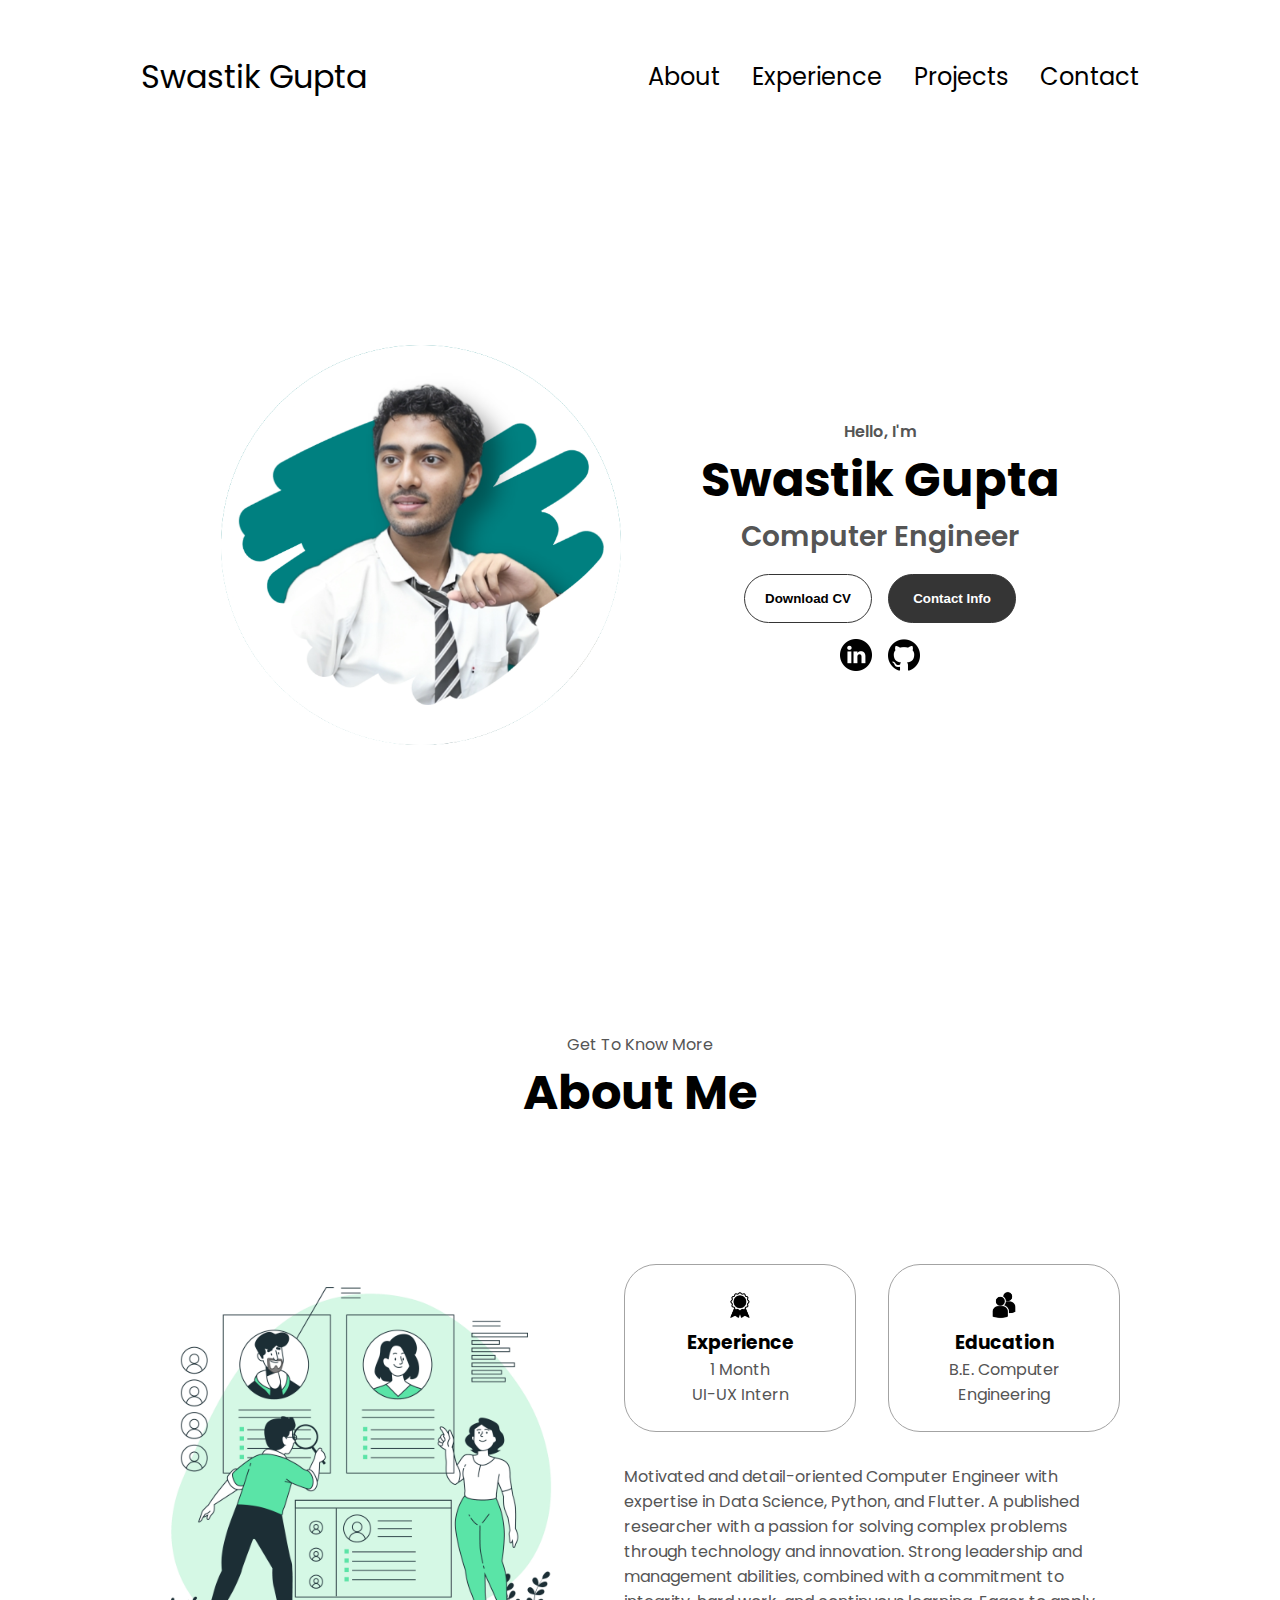
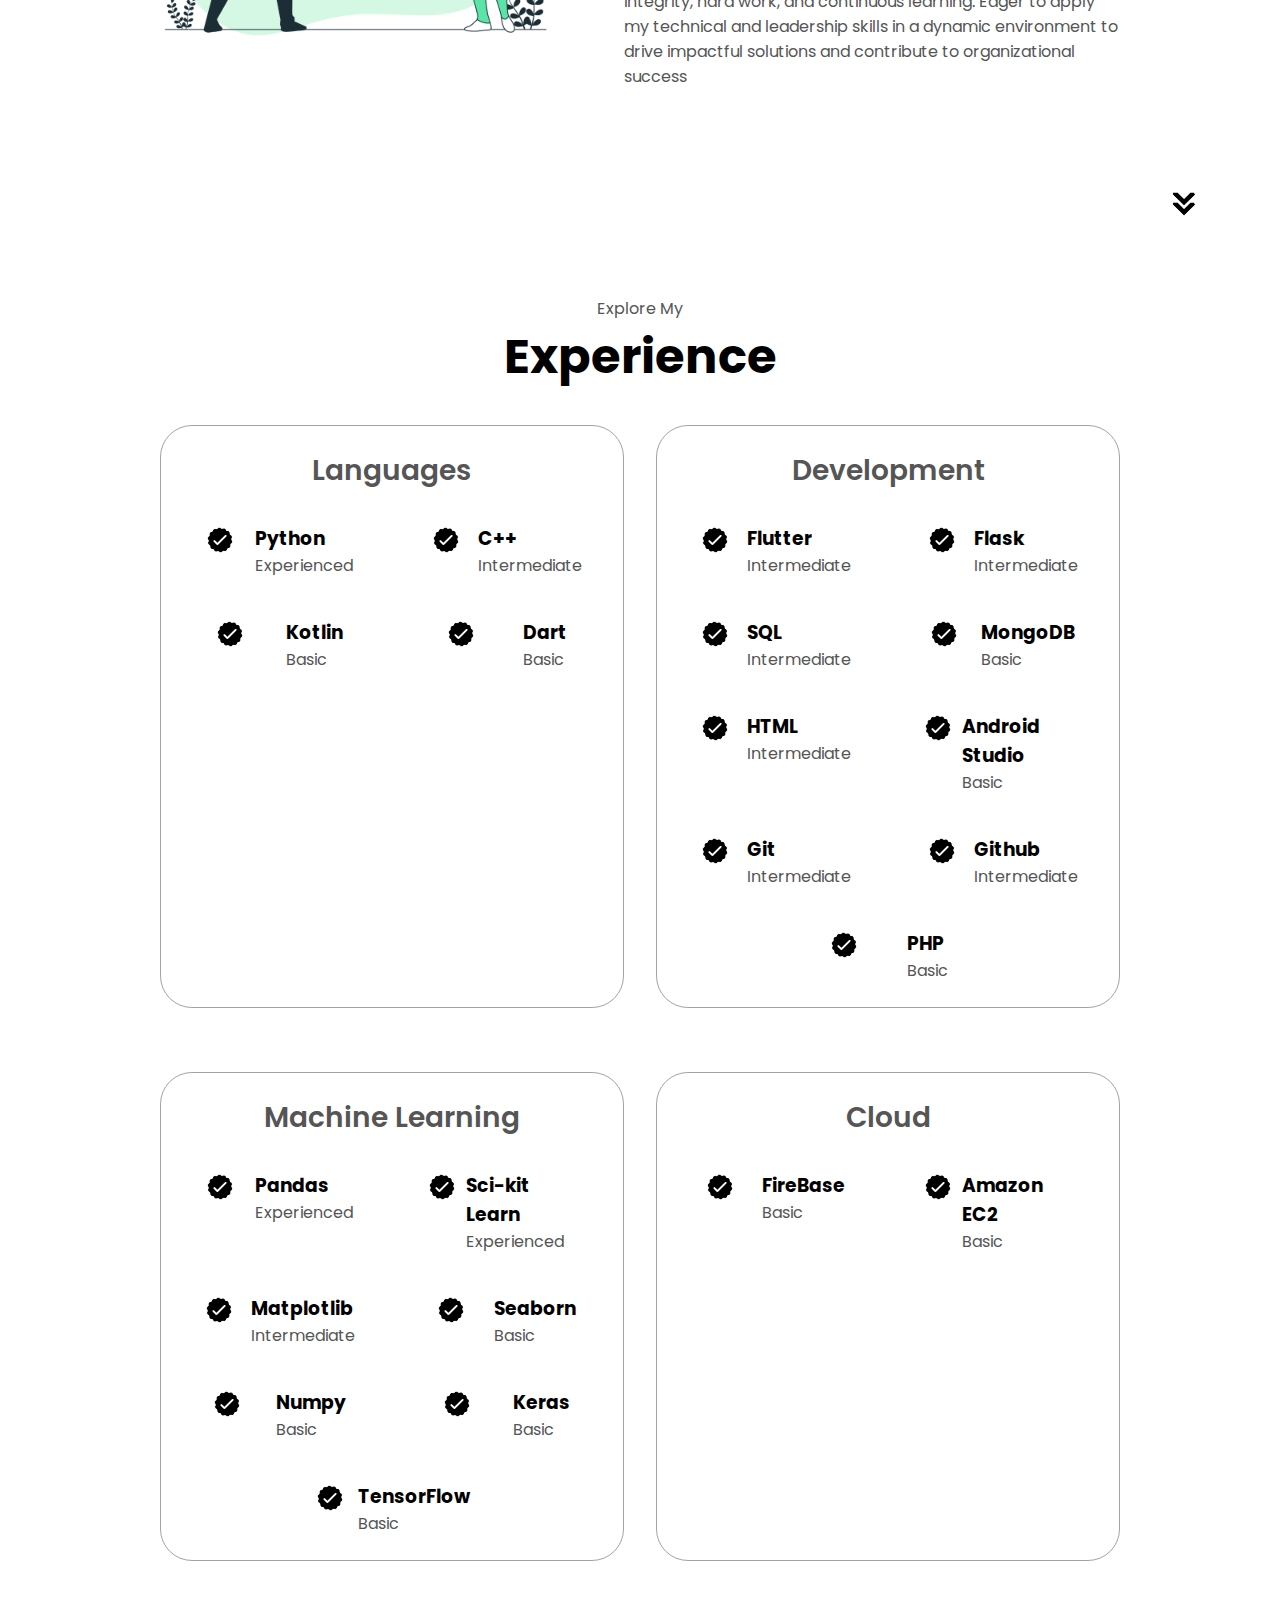
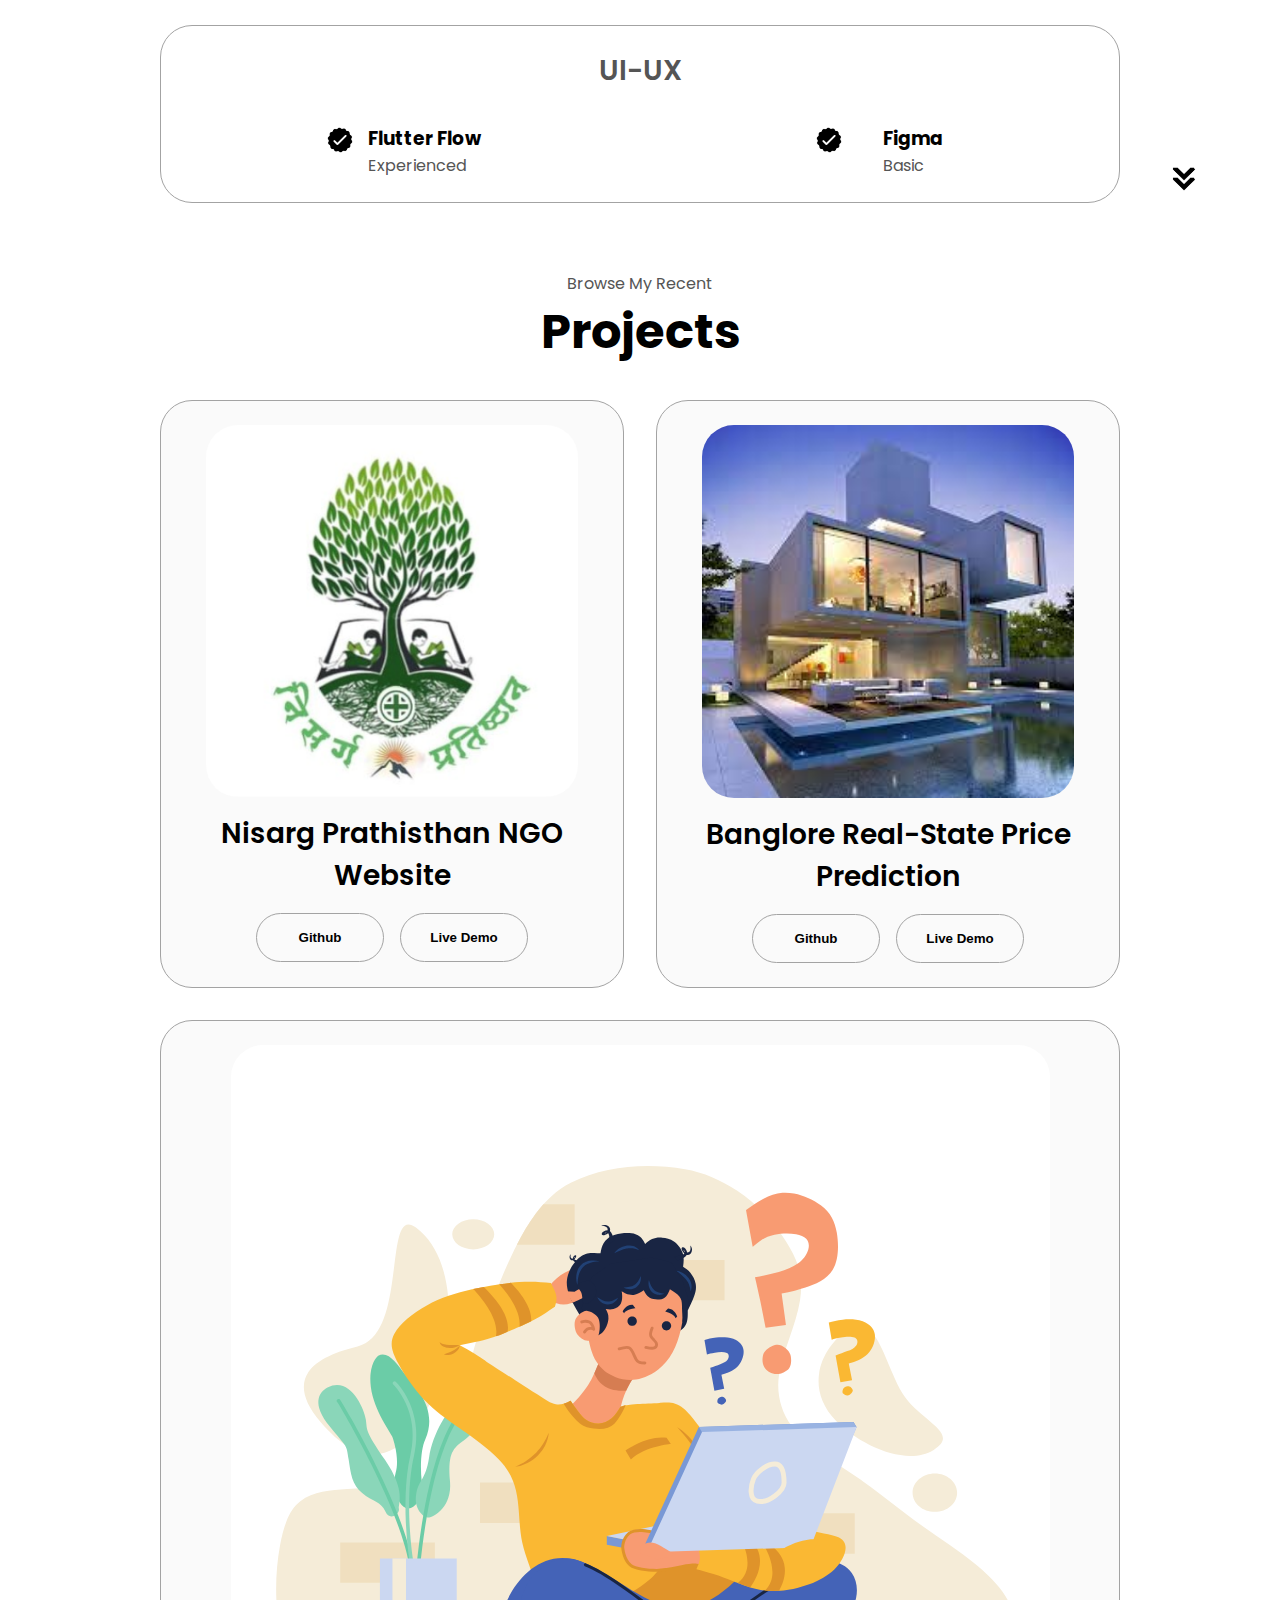
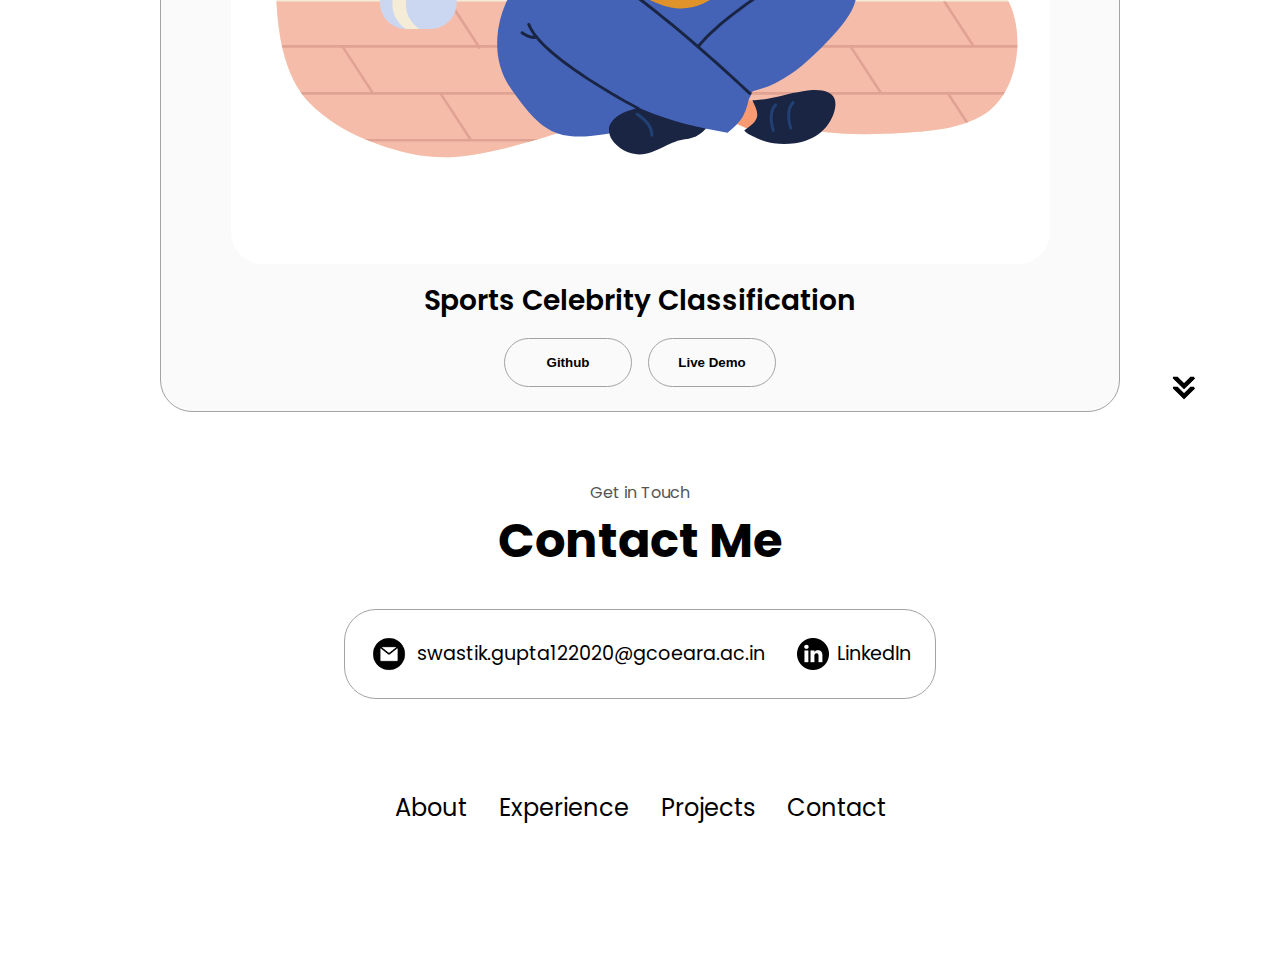
<file: index.html>
<!DOCTYPE html>
<html lang="en">
  <head>
    <meta charset="UTF-8" />
    <meta http-equiv="X-UA-Compatible" content="IE=edge" />
    <meta name="viewport" content="width=device-width, initial-scale=1.0" />
    <title>My Portfolio</title>
    <link rel="stylesheet" href="style.css" />
    <link rel="stylesheet" href="mediaqueries.css" />
  </head>
  <body>
    <nav id="desktop-nav">
      <div class="logo">Swastik Gupta</div>
      <div>
        <ul class="nav-links">
          <li><a href="#about">About</a></li>
          <li><a href="#experience">Experience</a></li>
          <li><a href="#projects">Projects</a></li>
          <li><a href="#contact">Contact</a></li>
        </ul>
      </div>
    </nav>
    <nav id="hamburger-nav">
      <div class="logo">Swastik Gupta</div>
      <div class="hamburger-menu">
        <div class="hamburger-icon" onclick="toggleMenu()">
          <span></span>
          <span></span>
          <span></span>
        </div>
        <div class="menu-links">
          <li><a href="#about" onclick="toggleMenu()">About</a></li>
          <li><a href="#experience" onclick="toggleMenu()">Experience</a></li>
          <li><a href="#projects" onclick="toggleMenu()">Projects</a></li>
          <li><a href="#contact" onclick="toggleMenu()">Contact</a></li>
        </div>
      </div>
    </nav>
    <section id="profile">
      <div class="section__pic-container">
        <img src="./assets/profile-pic (3).png" alt="Swastik Gupta profile picture" />
      </div>
      <div class="section__text">
        <p class="section__text__p1">Hello, I'm</p>
        <h1 class="title">Swastik Gupta</h1>
        <p class="section__text__p2">Computer Engineer</p>
        <div class="btn-container">
          <button
            class="btn btn-color-2"
            onclick="window.open('./assets/Swastik Gupta 3.pdf')"
          >
            Download CV
          </button>
          <button class="btn btn-color-1" onclick="location.href='./#contact'">
            Contact Info
          </button>
        </div>
        <div id="socials-container">
          <img
            src="./assets/linkedin.png"
            alt="My LinkedIn profile"
            class="icon"
            onclick="location.href='https://www.linkedin.com/in/swastik-gupta-336676231/'"
          />
          <img
            src="./assets/github.png"
            alt="My Github profile"
            class="icon"
            onclick="location.href='https://github.com/Confidant-21'"
          />
        </div>
      </div>
    </section>
    <section id="about">
      <p class="section__text__p1">Get To Know More</p>
      <h1 class="title">About Me</h1>
      <div class="section-container">
        <div class="section__pic-container">
          <img
            src="./assets/6461498.jpg"
            alt="Profile picture"
            class="about-pic"
          />
        </div>
        <div class="about-details-container">
          <div class="about-containers">
            <div class="details-container">
              <img
                src="./assets/experience.png"
                alt="Experience icon"
                class="icon"
              />
              <h3>Experience</h3>
              <p>1 Month <br />UI-UX Intern </p>
            </div>
            <div class="details-container">
              <img
                src="./assets/education.png"
                alt="Education icon"
                class="icon"
              />
              <h3>Education</h3>
              <p>B.E. Computer Engineering</p>
            </div>
          </div>
          <div class="text-container">
            <p>
              Motivated and detail-oriented Computer Engineer with expertise in Data Science, 
              Python, and Flutter. A published researcher with a passion for solving complex 
              problems through technology and innovation. Strong leadership and management abilities, 
              combined with a commitment to integrity, hard work, and continuous learning. Eager to 
              apply my technical and leadership skills in a dynamic environment to drive impactful 
              solutions and contribute to organizational success
            </p>
          </div>
        </div>
      </div>
      <img
        src="./assets/arrow.png"
        alt="Arrow icon"
        class="icon arrow"
        onclick="location.href='./#experience'"
      />
    </section>
    <section id="experience">
      <p class="section__text__p1">Explore My</p>
      <h1 class="title">Experience</h1>
      <div class="experience-details-container">
        <!-- 1st row -->
        <div class="about-containers">
          <!-- languages Section -->
          <div class="details-container">
            <h2 class="experience-sub-title">Languages</h2>
            <div class="article-container">
              <article>
                <img
                  src="./assets/checkmark.png"
                  alt="Experience icon"
                  class="icon"
                />
                <div>
                  <h3>Python</h3>
                  <p>Experienced</p>
                </div>
              </article>
              <article>
                <img
                  src="./assets/checkmark.png"
                  alt="Experience icon"
                  class="icon"
                />
                <div>
                  <h3>C++</h3>
                  <p>Intermediate</p>
                </div>
              </article>
              <article>
                <img
                  src="./assets/checkmark.png"
                  alt="Experience icon"
                  class="icon"
                />
                <div>
                  <h3>Kotlin</h3>
                  <p>Basic</p>
                </div>
              </article>
              <article>
                <img
                  src="./assets/checkmark.png"
                  alt="Experience icon"
                  class="icon"
                />
                <div>
                  <h3>Dart</h3>
                  <p>Basic</p>
                </div>
              </article>
              
              
            </div>
          </div>
          
          <div class="details-container">
            <h2 class="experience-sub-title">Development</h2>
            <div class="article-container">
              <article>
                <img
                  src="./assets/checkmark.png"
                  alt="Experience icon"
                  class="icon"
                />
                <div>
                  <h3>Flutter</h3>
                  <p>Intermediate</p>
                </div>
              </article>
              <article>
                <img
                  src="./assets/checkmark.png"
                  alt="Experience icon"
                  class="icon"
                />
                <div>
                  <h3>Flask</h3>
                  <p>Intermediate</p>
                </div>
              </article>
              <article>
                <img
                  src="./assets/checkmark.png"
                  alt="Experience icon"
                  class="icon"
                />
                <div>
                  <h3>SQL</h3>
                  <p>Intermediate</p>
                </div>
              </article>
              <article>
                <img
                  src="./assets/checkmark.png"
                  alt="Experience icon"
                  class="icon"
                />
                <div>
                  <h3>MongoDB</h3>
                  <p>Basic</p>
                </div>
              </article>
              <article>
                <img
                  src="./assets/checkmark.png"
                  alt="Experience icon"
                  class="icon"
                />
                <div>
                  <h3>HTML</h3>
                  <p>Intermediate</p>
                </div>
              </article>
              
              <article>
                <img
                  src="./assets/checkmark.png"
                  alt="Experience icon"
                  class="icon"
                />
                <div>
                  <h3>Android Studio</h3>
                  <p>Basic</p>
                </div>
              </article>
              <article>
                <img
                  src="./assets/checkmark.png"
                  alt="Experience icon"
                  class="icon"
                />
                <div>
                  <h3>Git</h3>
                  <p>Intermediate</p>
                </div>
              </article>
              <article>
                <img
                  src="./assets/checkmark.png"
                  alt="Experience icon"
                  class="icon"
                />
                <div>
                  <h3>Github</h3>
                  <p>Intermediate</p>
                </div>
              </article>
              <article>
                <img
                  src="./assets/checkmark.png"
                  alt="Experience icon"
                  class="icon"
                />
                <div>
                  <h3>PHP</h3>
                  <p>Basic</p>
                </div>
              </article>
            </div>
          </div>
        </div>
        <div class="about-containers">
          <div class="details-container">
            <h2 class="experience-sub-title">Machine Learning</h2>
            <div class="article-container">
              <article>
                <img
                  src="./assets/checkmark.png"
                  alt="Experience icon"
                  class="icon"
                />
                <div>
                  <h3>Pandas</h3>
                  <p>Experienced</p>
                </div>
              </article>
              <article>
                <img
                  src="./assets/checkmark.png"
                  alt="Experience icon"
                  class="icon"
                />
                <div>
                  <h3>Sci-kit Learn</h3>
                  <p>Experienced</p>
                </div>
              </article>
              <article>
                <img
                  src="./assets/checkmark.png"
                  alt="Experience icon"
                  class="icon"
                />
                <div>
                  <h3>Matplotlib</h3>
                  <p>Intermediate</p>
                </div>
              </article>
              <article>
                <img
                  src="./assets/checkmark.png"
                  alt="Experience icon"
                  class="icon"
                />
                <div>
                  <h3>Seaborn</h3>
                  <p>Basic</p>
                </div>
              </article>
              <article>
                <img
                  src="./assets/checkmark.png"
                  alt="Experience icon"
                  class="icon"
                />
                <div>
                  <h3>Numpy</h3>
                  <p>Basic</p>
                </div>
              </article>
              <article>
                <img
                  src="./assets/checkmark.png"
                  alt="Experience icon"
                  class="icon"
                />
                <div>
                  <h3>Keras</h3>
                  <p>Basic</p>
                </div>
              </article>
              <article>
                <img
                  src="./assets/checkmark.png"
                  alt="Experience icon"
                  class="icon"
                />
                <div>
                  <h3>TensorFlow</h3>
                  <p>Basic</p>
                </div>
              </article>
            </div>
          </div>
          
          <div class="details-container">
            <h2 class="experience-sub-title">Cloud</h2>
            <div class="article-container">
              <article>
                <img
                  src="./assets/checkmark.png"
                  alt="Experience icon"
                  class="icon"
                />
                <div>
                  <h3>FireBase</h3>
                  <p>Basic</p>
                </div>
              </article>
              <article>
                <img
                  src="./assets/checkmark.png"
                  alt="Experience icon"
                  class="icon"
                />
                <div>
                  <h3>Amazon EC2</h3>
                  <p>Basic</p>
                </div>
              </article>
              
            </div>
          </div>
        </div>
        <div class="about-containers">
          
          
          <div class="details-container">
            <h2 class="experience-sub-title">UI-UX</h2>
            <div class="article-container">
              <article>
                <img
                  src="./assets/checkmark.png"
                  alt="Experience icon"
                  class="icon"
                />
                <div>
                  <h3>Flutter Flow</h3>
                  <p>Experienced</p>
                </div>
              </article>
              <article>
                <img
                  src="./assets/checkmark.png"
                  alt="Experience icon"
                  class="icon"
                />
                <div>
                  <h3>Figma</h3>
                  <p>Basic</p>
                </div>
              </article>
              
            </div>
          </div>
        </div>
      </div>
      <img
        src="./assets/arrow.png"
        alt="Arrow icon"
        class="icon arrow"
        onclick="location.href='./#projects'"
      />
    </section>
    <section id="projects">
      <p class="section__text__p1">Browse My Recent</p>
      <h1 class="title">Projects</h1>
      <div class="experience-details-container">
        <div class="about-containers">
          <div class="details-container color-container">
            <div class="article-container">
              <img
                src="./assets/logo.png"
                alt="Project 1"
                class="project-img"
              />
            </div>
            <h2 class="experience-sub-title project-title">Nisarg Prathisthan NGO Website</h2>
            <div class="btn-container">
              <button
                class="btn btn-color-2 project-btn"
                onclick="location.href='https://github.com/Confidant-21/Nisarg_Pratishthan_Web_Application/tree/master'"
              >
                Github
              </button>
              <button
                class="btn btn-color-2 project-btn"
                onclick="location.href='https://legendary-cat-99a6c9.netlify.app/'"
              >
                Live Demo
              </button>
            </div>
          </div>
          <div class="details-container color-container">
            <div class="article-container">
              <img
                src="./assets/real_estate.jpeg"
                alt="Project 2"
                class="project-img"
              />
            </div>
            <h2 class="experience-sub-title project-title">Banglore Real-State Price Prediction</h2>
            <div class="btn-container">
              <button
                class="btn btn-color-2 project-btn"
                onclick="location.href='https://github.com/Confidant-21/Bangalore-Real-State-Price-Prediction'"
              >
                Github
              </button>
              <button
                class="btn btn-color-2 project-btn"
                onclick="location.href='./Projects/Banglore Real-State Price Prediction/client/app.html'"
              >
                Live Demo
              </button>
            </div>
          </div>
          <div class="details-container color-container">
            <div class="article-container">
              <img
                src="./assets/classification.svg"
                alt="Project 3"
                class="project-img"
              />
            </div>
            <h2 class="experience-sub-title project-title">Sports Celebrity Classification</h2>
            <div class="btn-container">
              <button
                class="btn btn-color-2 project-btn"
                onclick="location.href='https://github.com/Confidant-21/Sports-Celebrity-Classification.git'"
              >
                Github
              </button>
              <button
                class="btn btn-color-2 project-btn"
                onclick="location.href='./Projects/Celebrity Image Classification/UI/app.html'"
              >
                Live Demo
              </button>
            </div>
          </div>
        </div>
      </div>
      <img
        src="./assets/arrow.png"
        alt="Arrow icon"
        class="icon arrow"
        onclick="location.href='./#contact'"
      />
    </section>
    <section id="contact">
      <p class="section__text__p1">Get in Touch</p>
      <h1 class="title">Contact Me</h1>
      <div class="contact-info-upper-container">
        <div class="contact-info-container">
          <img
            src="./assets/email.png"
            alt="Email icon"
            class="icon contact-icon email-icon"
          />
          <p><a href="mailto:swastik.gupta122020@gcoeara.ac.in">swastik.gupta122020@gcoeara.ac.in</a></p>
        </div>
        <div class="contact-info-container">
          <img
            src="./assets/linkedin.png"
            alt="LinkedIn icon"
            class="icon contact-icon"
          />
          <p><a href="https://www.linkedin.com/in/swastik-gupta-336676231/">LinkedIn</a></p>
        </div>
      </div>
    </section>
    <footer>
      <nav>
        <div class="nav-links-container">
          <ul class="nav-links">
            <li><a href="#about">About</a></li>
            <li><a href="#experience">Experience</a></li>
            <li><a href="#projects">Projects</a></li>
            <li><a href="#contact">Contact</a></li>
          </ul>
        </div>
      </nav>
      
    </footer>
    <script src="script.js"></script>
  </body>
</html>
</file>
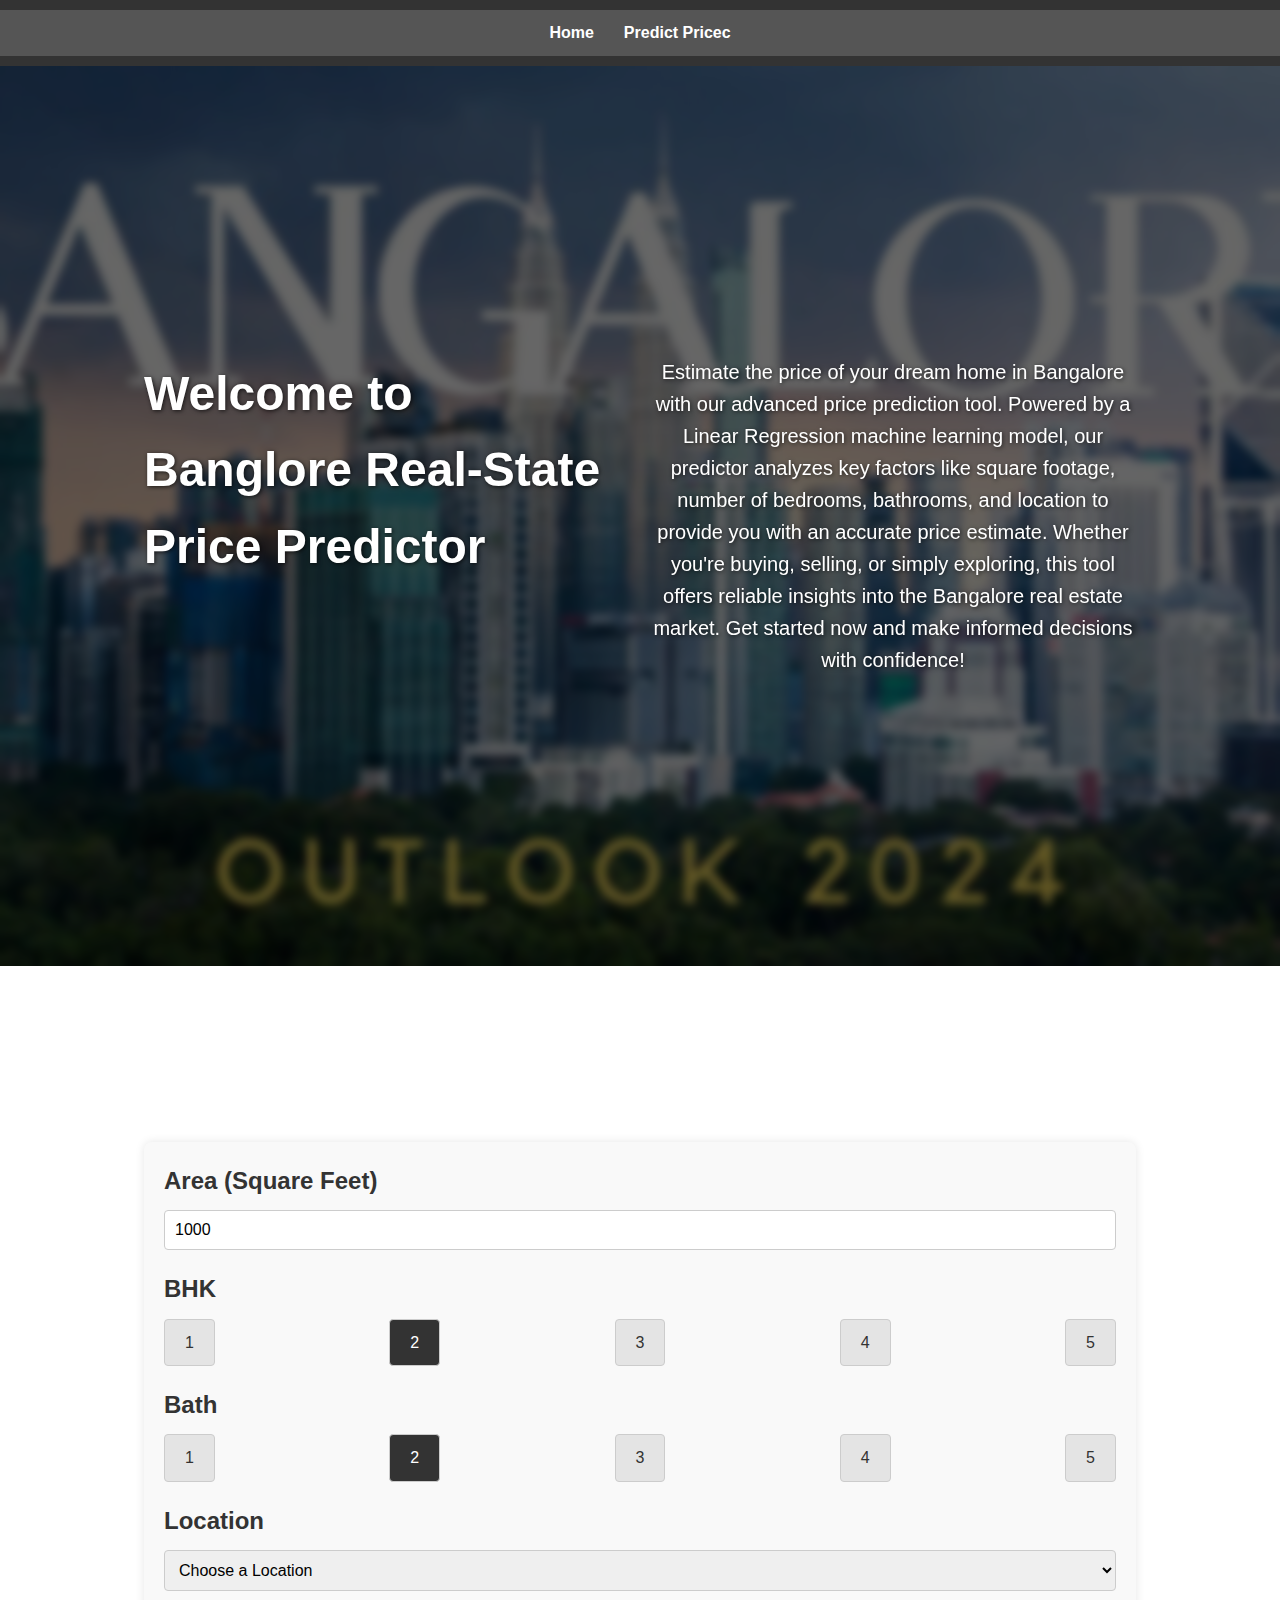
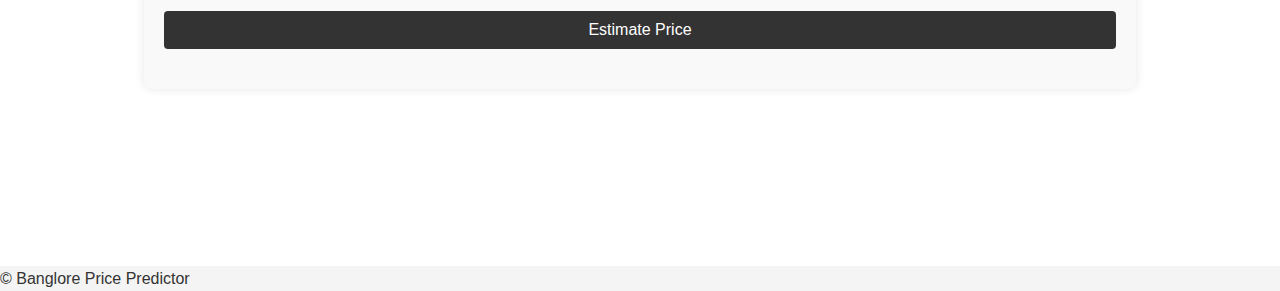
<file: Projects/Banglore Real-State Price Prediction/client/app.html>
<!DOCTYPE html>
<html lang="en">
<head>
    <meta charset="UTF-8">
    <meta name="viewport" content="width=device-width, initial-scale=1.0">
    <title>Banglore Real-State Price Predictor</title>
    <script src="https://ajax.googleapis.com/ajax/libs/jquery/3.4.1/jquery.min.js"></script>
    <link rel="stylesheet" href="app.css">
    <script src="app.js"></script>
    <script src="app2.js"></script>
</head>
<body>
    <header>

        <nav>
            <ul>
                <li><a href="#home" onclick="showSection('home')">Home</a></li>
                <li><a href="#about" onclick="showSection('about')">Predict Pricec</a></li>
            </ul>
        </nav>
    </header>

    <main>
        <!-- Home Section -->
        <section id="home" class="content-section home-section active">
            <div class="home-content">
                <div class="home-heading">
                    <h2>Welcome to Banglore Real-State Price Predictor</h2>
                </div>
                <div class="home-description">
                    <p>Estimate the price of your dream home in Bangalore with our advanced price prediction tool. Powered by a Linear Regression machine learning model, our predictor analyzes key factors like square footage, number of bedrooms, bathrooms, and location to provide you with an accurate price estimate. Whether you're buying, selling, or simply exploring, this tool offers reliable insights into the Bangalore real estate market. Get started now and make informed decisions with confidence!</p>
                </div>
            </div>
        </section>

        <!-- About Section (Form) -->
        <section id="about" class="content-section about-section">
            <div class="form-container">
                <form class="form">
                    <h2>Area (Square Feet)</h2>
                    <input class="area" type="text" id="uiSqft" name="Squareft" value="1000">

                    <h2>BHK</h2>
                    <div class="switch-field">
                        <input type="radio" id="radio-bhk-1" name="uiBHK" value="1"/>
                        <label for="radio-bhk-1">1</label>
                        <input type="radio" id="radio-bhk-2" name="uiBHK" value="2" checked/>
                        <label for="radio-bhk-2">2</label>
                        <input type="radio" id="radio-bhk-3" name="uiBHK" value="3"/>
                        <label for="radio-bhk-3">3</label>
                        <input type="radio" id="radio-bhk-4" name="uiBHK" value="4"/>
                        <label for="radio-bhk-4">4</label>
                        <input type="radio" id="radio-bhk-5" name="uiBHK" value="5"/>
                        <label for="radio-bhk-5">5</label>
                    </div>

                    <h2>Bath</h2>
                    <div class="switch-field">
                        <input type="radio" id="radio-bath-1" name="uiBathrooms" value="1"/>
                        <label for="radio-bath-1">1</label>
                        <input type="radio" id="radio-bath-2" name="uiBathrooms" value="2" checked/>
                        <label for="radio-bath-2">2</label>
                        <input type="radio" id="radio-bath-3" name="uiBathrooms" value="3"/>
                        <label for="radio-bath-3">3</label>
                        <input type="radio" id="radio-bath-4" name="uiBathrooms" value="4"/>
                        <label for="radio-bath-4">4</label>
                        <input type="radio" id="radio-bath-5" name="uiBathrooms" value="5"/>
                        <label for="radio-bath-5">5</label>
                    </div>

                    <h2>Location</h2>
                    <div>
                        <select class="location" id="uiLocations">
                            <option value="" disabled="disabled" selected="selected">Choose a Location</option>
                            <option>Electronic City</option>
                            <option>Rajaji Nagar</option>
                        </select>
                    </div>

                    <button class="submit" onclick="onClickedEstimatePrice()" type="button">Estimate Price</button>
                    <div id="uiEstimatedPrice" class="result">
                        <h2></h2>
                    </div>
                </form>
            </div>
        </section>
    </main>

    <footer>
        <p>&copy; Banglore Price Predictor</p>
    </footer>


</body>
</html>
</file>
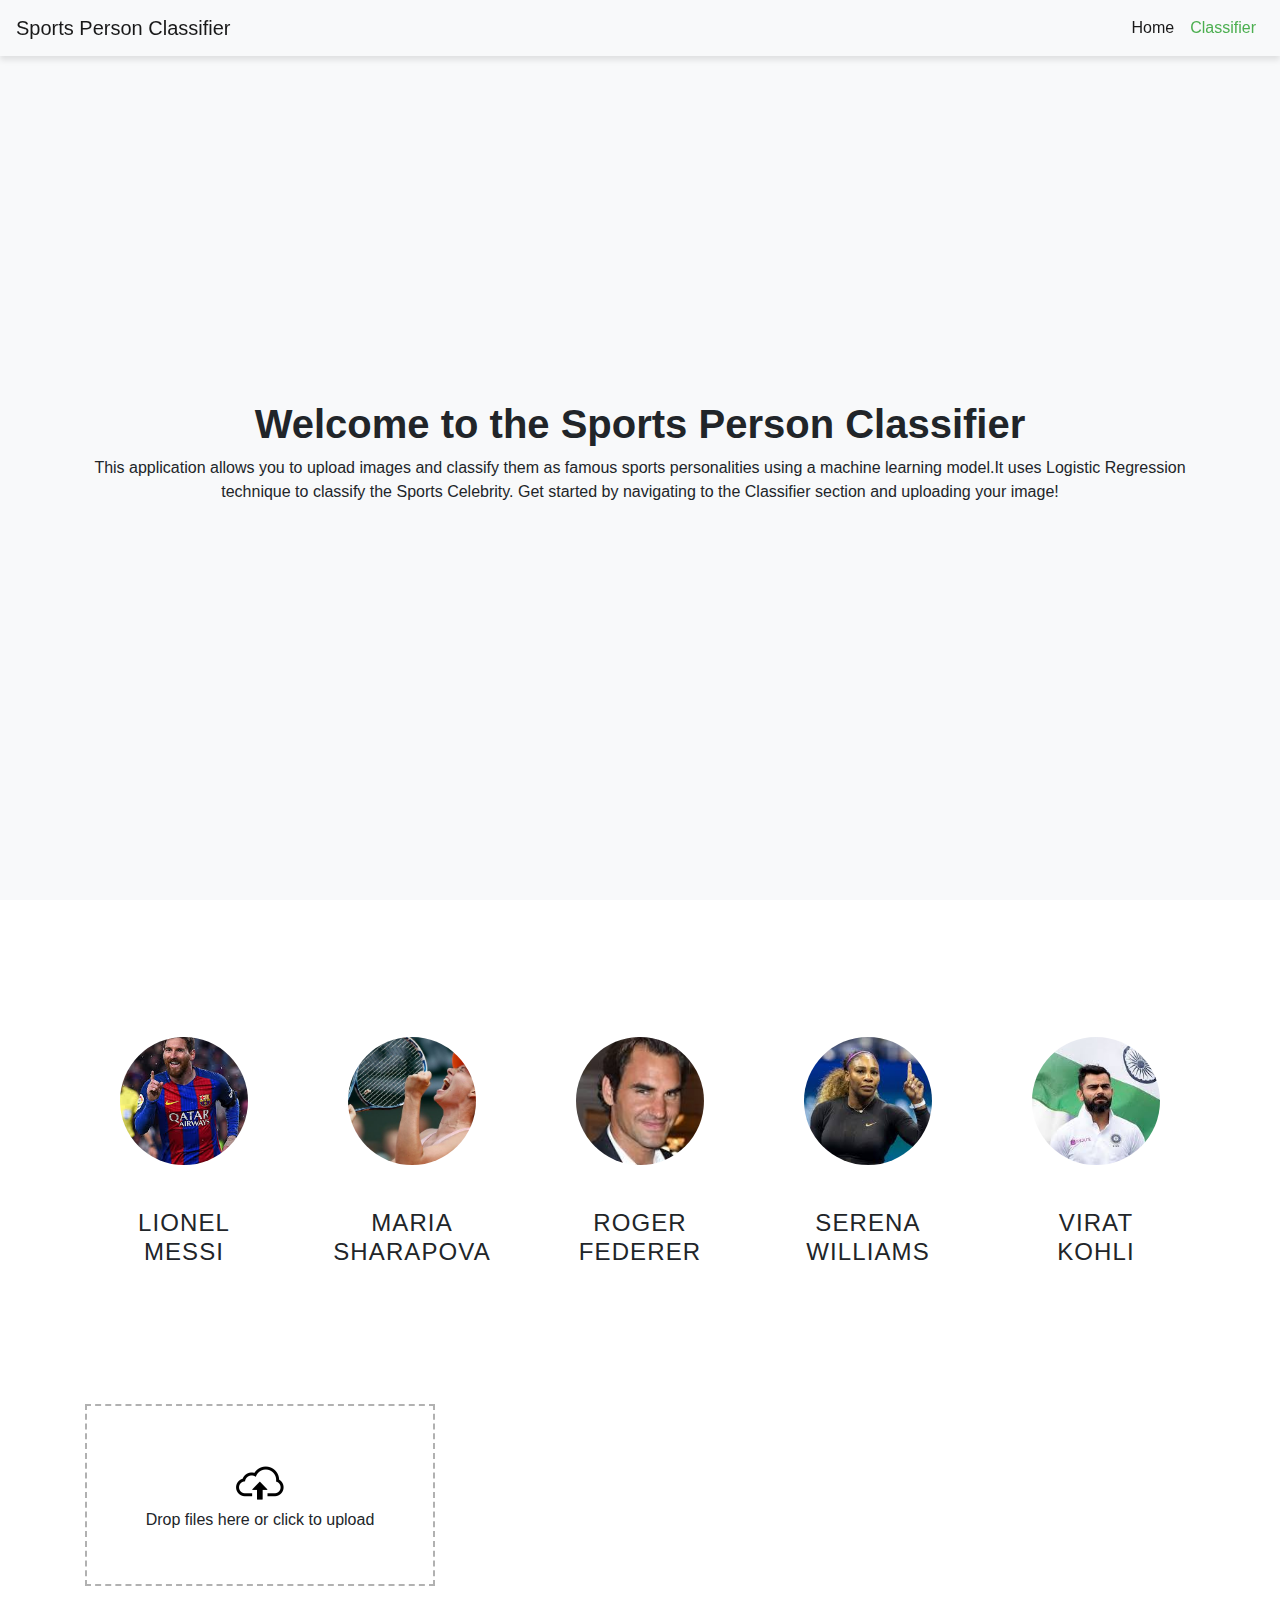
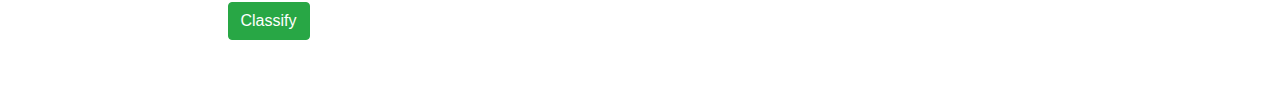
<file: Projects/Celebrity Image Classification/UI/app.html>
<!DOCTYPE html>
<html lang="en">

<head>
    <meta charset="UTF-8">
    <meta name="viewport" content="width=device-width, initial-scale=1.0">
    <title>Sports Person Classifier</title>
    <link rel="stylesheet" href="https://stackpath.bootstrapcdn.com/bootstrap/4.5.0/css/bootstrap.min.css">
    <link rel="stylesheet" href="./dropzone.min.css">
    <link rel="stylesheet" href="./app.css">
    <link rel="stylesheet" href="./navbar.css"> <!-- New CSS file for the navbar -->
</head>

<body data-spy="scroll" data-target="#navbar" data-offset="70">
    <nav id="navbar" class="navbar navbar-expand-lg navbar-light bg-light fixed-top">
        <a class="navbar-brand" href="#">Sports Person Classifier</a>
        <button class="navbar-toggler" type="button" data-toggle="collapse" data-target="#navbarNav" aria-controls="navbarNav" aria-expanded="false" aria-label="Toggle navigation">
            <span class="navbar-toggler-icon"></span>
        </button>
        <div class="collapse navbar-collapse justify-content-end" id="navbarNav">
            <ul class="navbar-nav">
                <li class="nav-item">
                    <a class="nav-link" href="#home">Home</a>
                </li>
                <li class="nav-item">
                    <a class="nav-link" href="#classifier">Classifier</a>
                </li>
            </ul>
        </div>
    </nav>

    <section id="home" class="d-flex align-items-center">
        <div class="container text-center">
            <h1 class="font-weight-bold">Welcome to the Sports Person Classifier</h1>
            <p>This application allows you to upload images and classify them as famous sports personalities using a machine learning model.It uses Logistic Regression technique to classify the Sports Celebrity. Get started by navigating to the Classifier section and uploading your image!</p>
        </div>
    </section>

    <section id="classifier">
        <div class="container">
            <div class="row">
                <div class="col card-wrapper" data-player="lionel_messi">
                    <div class="card border-0">
                        <div class="position-relative rounded-circle overflow-hidden mx-auto custom-circle-image">
                            <img class="w-100 h-100" src="./images/messi.jpeg" alt="Lionel Messi">
                        </div>
                        <div class="card-body text-center mt-4">
                            <h4 class="text-uppercase card-title">Lionel Messi</h4>
                        </div>
                    </div>
                </div>
                <div class="col card-wrapper" data-player="maria_sharapova">
                    <div class="card border-0">
                        <div class="position-relative rounded-circle overflow-hidden mx-auto custom-circle-image">
                            <img class="w-100 h-100" src="./images/sharapova.jpeg" alt="Maria Sharapova">
                        </div>
                        <div class="card-body text-center mt-4">
                            <h4 class="text-uppercase card-title">Maria Sharapova</h4>
                        </div>
                    </div>
                </div>
                <div class="col card-wrapper" data-player="roger_federer">
                    <div class="card border-0">
                        <div class="position-relative rounded-circle overflow-hidden mx-auto custom-circle-image">
                            <img class="w-100 h-100" src="./images/federer.jpeg" alt="Roger Federer">
                        </div>
                        <div class="card-body text-center mt-4">
                            <h4 class="text-uppercase card-title">Roger Federer</h4>
                        </div>
                    </div>
                </div>
                <div class="col card-wrapper" data-player="serena_williams">
                    <div class="card border-0">
                        <div class="position-relative rounded-circle overflow-hidden mx-auto custom-circle-image">
                            <img class="w-100 h-100" src="./images/serena.jpeg" alt="Serena Williams">
                        </div>
                        <div class="card-body text-center mt-4">
                            <h4 class="text-uppercase card-title">Serena Williams</h4>
                        </div>
                    </div>
                </div>
                <div class="col card-wrapper" data-player="virat_kohli">
                    <div class="card border-0">
                        <div class="position-relative rounded-circle overflow-hidden mx-auto custom-circle-image">
                            <img class="w-100 h-100" src="./images/virat.jpeg" alt="Virat Kohli">
                        </div>
                        <div class="card-body text-center mt-4">
                            <h4 class="text-uppercase card-title">Virat Kohli</h4>
                        </div>
                    </div>
                </div>
            </div>

            <div class="row mt-5">
                <div class="col-sm-4">
                    <div class="row">
                        <div class="col-12 mx-auto">
                            <form action="/file-upload" class="dropzone" id="dropzone">
                                <div class="dz-message needsclick">
                                    <img src="./images/upload.png" width="50vw" height="50vw"><br>
                                    <span class="note needsclick">Drop files here or click to upload</span>
                                </div>
                            </form>
                        </div>
                    </div>
                    <div class="row mt-3">
                        <div class="col-3 mx-auto">
                            <button id="submitBtn" type="button" class="btn btn-success">Classify</button>
                        </div>
                    </div>
                </div>

                <div class="col-sm-8 error" id="error">
                    <p>Can't classify image. Classifier was not able to detect face and two eyes properly</p>
                </div>

                <div class="col-sm-4" id="resultHolder">
                </div>
                <div class="col-sm-4" id="divClassTable">
                    <table id="classTable" class="table">
                        <thead>
                            <tr>
                                <th>Player</th>
                                <th>Probability Score</th>
                            </tr>
                        </thead>
                        <tbody>
                            <tr>
                                <td>Lionel Messi</td>
                                <td id="score_lionel_messi"></td>
                            </tr>
                            <tr>
                                <td>Maria Sharapova</td>
                                <td id="score_maria_sharapova"></td>
                            </tr>
                            <tr>
                                <td>Roger Federer</td>
                                <td id="score_roger_federer"></td>
                            </tr>
                            <tr>
                                <td>Serena Williams</td>
                                <td id="score_serena_williams"></td>
                            </tr>
                            <tr>
                                <td>Virat Kohli</td>
                                <td id="score_virat_kohli"></td>
                            </tr>
                        </tbody>
                    </table>
                </div>
            </div>

        </div>
    </section>

    <script src="https://ajax.googleapis.com/ajax/libs/jquery/3.4.1/jquery.min.js"></script>
    <script src="https://stackpath.bootstrapcdn.com/bootstrap/4.5.0/js/bootstrap.min.js"></script>
    <script src="./dropzone.min.js"></script>
    <script src="./app.js"></script>
    <script src="./navbar.js"></script> <!-- New JavaScript file for the navbar -->
</body>

</html>
</file>
<file: style.css>
/* GENERAL */

@import url("https://fonts.googleapis.com/css2?family=Poppins:wght@300;400;500;600&display=swap");

* {
  margin: 0;
  padding: 0;
}

body {
  font-family: "Poppins", sans-serif;
}

html {
  scroll-behavior: smooth;
}

p {
  color: rgb(85, 85, 85);
}

/* TRANSITION */

a,
.btn {
  transition: all 300ms ease;
}

/* DESKTOP NAV */

nav,
.nav-links {
  display: flex;
}

nav {
  justify-content: space-around;
  align-items: center;
  height: 17vh;
}

.nav-links {
  gap: 2rem;
  list-style: none;
  font-size: 1.5rem;
}

a {
  color: black;
  text-decoration: none;
  text-decoration-color: white;
}

a:hover {
  color: grey;
  text-decoration: underline;
  text-underline-offset: 1rem;
  text-decoration-color: rgb(181, 181, 181);
}

.logo {
  font-size: 2rem;
}

.logo:hover {
  cursor: default;
}

/* HAMBURGER MENU */

#hamburger-nav {
  display: none;
}

.hamburger-menu {
  position: relative;
  display: inline-block;
}

.hamburger-icon {
  display: flex;
  flex-direction: column;
  justify-content: space-between;
  height: 24px;
  width: 30px;
  cursor: pointer;
}

.hamburger-icon span {
  width: 100%;
  height: 2px;
  background-color: black;
  transition: all 0.3 ease-in-out;
}

.menu-links {
  position: absolute;
  top: 100%;
  right: 0;
  background-color: white;
  width: fit-content;
  max-height: 0;
  overflow: hidden;
  transition: all 0.3 ease-in-out;
}

.menu-links a {
  display: block;
  padding: 10px;
  text-align: center;
  font-size: 1.5rem;
  color: black;
  text-decoration: none;
  transition: all 0.3 ease-in-out;
}

.menu-links li {
  list-style: none;
}

.menu-links.open {
  max-height: 300px;
}

.hamburger-icon.open span:first-child {
  transform: rotate(45deg) translate(10px, 5px);
}

.hamburger-icon.open span:nth-child(2) {
  opacity: 0;
}

.hamburger-icon.open span:last-child {
  transform: rotate(-45deg) translate(10px, -5px);
}

.hamburger-icon span:first-child {
  transform: none;
}

.hamburger-icon span:first-child {
  opacity: 1;
}

.hamburger-icon span:first-child {
  transform: none;
}

/* SECTIONS */

section {
  padding-top: 4vh;
  height: 96vh;
  margin: 0 10rem;
  box-sizing: border-box;
  min-height: fit-content;
}

.section-container {
  display: flex;
}

/* PROFILE SECTION */

#profile {
  display: flex;
  justify-content: center;
  gap: 5rem;
  height: 80vh;
}

.section__pic-container {
  display: flex;
  height: 400px;
  width: 400px;
  margin: auto 0;
}

.section__text {
  align-self: center;
  text-align: center;
}

.section__text p {
  font-weight: 600;
}

.section__text__p1 {
  text-align: center;
}

.section__text__p2 {
  font-size: 1.75rem;
  margin-bottom: 1rem;
}

.title {
  font-size: 3rem;
  text-align: center;
}

#socials-container {
  display: flex;
  justify-content: center;
  margin-top: 1rem;
  gap: 1rem;
}

/* ICONS */

.icon {
  cursor: pointer;
  height: 2rem;
}

/* BUTTONS */

.btn-container {
  display: flex;
  justify-content: center;
  gap: 1rem;
}

.btn {
  font-weight: 600;
  transition: all 300ms ease;
  padding: 1rem;
  width: 8rem;
  border-radius: 2rem;
}

.btn-color-1,
.btn-color-2 {
  border: rgb(53, 53, 53) 0.1rem solid;
}

.btn-color-1:hover,
.btn-color-2:hover {
  cursor: pointer;
}

.btn-color-1,
.btn-color-2:hover {
  background: rgb(53, 53, 53);
  color: white;
}

.btn-color-1:hover {
  background: rgb(0, 0, 0);
}

.btn-color-2 {
  background: none;
}

.btn-color-2:hover {
  border: rgb(255, 255, 255) 0.1rem solid;
}

.btn-container {
  gap: 1rem;
}

/* ABOUT SECTION */

#about {
  position: relative;
}

.about-containers {
  gap: 2rem;
  margin-bottom: 2rem;
  margin-top: 2rem;
}

.about-details-container {
  justify-content: center;
  flex-direction: column;
}

.about-containers,
.about-details-container {
  display: flex;
}

.about-pic {
  border-radius: 2rem;
}

.arrow {
  position: absolute;
  right: -5rem;
  bottom: 2.5rem;
}

.details-container {
  padding: 1.5rem;
  flex: 1;
  background: white;
  border-radius: 2rem;
  border: rgb(53, 53, 53) 0.1rem solid;
  border-color: rgb(163, 163, 163);
  text-align: center;
}

.section-container {
  gap: 4rem;
  height: 80%;
}

.section__pic-container {
  height: 400px;
  width: 400px;
  margin: auto 0;
}

/* EXPERIENCE SECTION */

#experience {
  position: relative;
}

.experience-sub-title {
  color: rgb(85, 85, 85);
  font-weight: 600;
  font-size: 1.75rem;
  margin-bottom: 2rem;
}

.experience-details-container {
  display: flex;
  justify-content: center;
  flex-direction: column;
}

.article-container {
  display: flex;
  text-align: initial;
  flex-wrap: wrap;
  flex-direction: row;
  gap: 2.5rem;
  justify-content: space-around;
}

article {
  display: flex;
  width: 10rem;
  justify-content: space-around;
  gap: 0.5rem;
}

article .icon {
  cursor: default;
}

/* PROJECTS SECTION */

#projects {
  position: relative;
}

.color-container {
  border-color: rgb(163, 163, 163);
  background: rgb(250, 250, 250);
}

.project-img {
  border-radius: 2rem;
  width: 90%;
  height: 90%;
}

.project-title {
  margin: 1rem;
  color: black;
}

.project-btn {
  color: black;
  border-color: rgb(163, 163, 163);
}

/* CONTACT */

#contact {
  display: flex;
  justify-content: center;
  flex-direction: column;
  height: 70vh;
}

.contact-info-upper-container {
  display: flex;
  justify-content: center;
  border-radius: 2rem;
  border: rgb(53, 53, 53) 0.1rem solid;
  border-color: rgb(163, 163, 163);
  background: (250, 250, 250);
  margin: 2rem auto;
  padding: 0.5rem;
}

.contact-info-container {
  display: flex;
  align-items: center;
  justify-content: center;
  gap: 0.5rem;
  margin: 1rem;
}

.contact-info-container p {
  font-size: larger;
}

.contact-icon {
  cursor: default;
}

.email-icon {
  height: 2.5rem;
}

/* FOOTER SECTION */

footer {
  height: 26vh;
  margin: 0 1rem;
}

footer p {
  text-align: center;
}
</file>
<file: mediaqueries.css>
@media screen and (max-width: 1400px) {
  #profile {
    height: 83vh;
    margin-bottom: 6rem;
  }
  .about-containers {
    flex-wrap: wrap;
  }
  #contact,
  #projects {
    height: fit-content;
  }
}

@media screen and (max-width: 1200px) {
  #desktop-nav {
    display: none;
  }
  #hamburger-nav {
    display: flex;
  }
  #experience,
  .experience-details-container {
    margin-top: 2rem;
  }
  #profile,
  .section-container {
    display: block;
  }
  .arrow {
    display: none;
  }
  section,
  .section-container {
    height: fit-content;
  }
  section {
    margin: 0 5%;
  }
  .section__pic-container {
    width: 275px;
    height: 275px;
    margin: 0 auto 2rem;
  }
  .about-containers {
    margin-top: 0;
  }
}

@media screen and (max-width: 600px) {
  #contact,
  footer {
    height: 40vh;
  }
  #profile {
    height: 83vh;
    margin-bottom: 0;
  }
  article {
    font-size: 1rem;
  }
  footer nav {
    height: fit-content;
    margin-bottom: 2rem;
  }
  .about-containers,
  .contact-info-upper-container,
  .btn-container {
    flex-wrap: wrap;
  }
  .contact-info-container {
    margin: 0;
  }
  .contact-info-container p,
  .nav-links li a {
    font-size: 1rem;
  }
  .experience-sub-title {
    font-size: 1.25rem;
  }
  .logo {
    font-size: 1.5rem;
  }
  .nav-links {
    flex-direction: column;
    gap: 0.5rem;
    text-align: center;
  }
  .section__pic-container {
    width: auto;
    height: 46vw;
    justify-content: center;
  }
  .section__text__p2 {
    font-size: 1.25rem;
  }
  .title {
    font-size: 2rem;
  }
  .text-container {
    text-align: justify;
  }
}
</file>
<file: Projects/Celebrity Image Classification/UI/app.css>
.card-wrapper {
    margin: 5% 0;
  }
  
/* You can adjust the image size by increasing/decreasing the width, height */
.custom-circle-image {
  width: 10vw; /* note i used vw not px for better responsive */
  height: 10vw;
}

.custom-circle-image img {
  object-fit: cover;
}

.card-title {
  letter-spacing: 1.1px;
}

.card-text {
  font-family: MerriweatherRegular;
  font-size: 22px;
  line-height: initial;
}

.dropzone {
  border-style: dashed;
}


.error {
  font-family: MerriweatherRegular;
  font-size: 30px;
  line-height: initial;
  color: blue;
  text-align: center;
}

#classTable {
  font-family: "Trebuchet MS", Arial, Helvetica, sans-serif;
  border-collapse: collapse;
  width: 100%;
}

#classTable td, #classTable th {
  border: 1px solid #ddd;
  padding: 8px;
}

#classTable th {
  padding-top: 12px;
  padding-bottom: 12px;
  text-align: left;
  background-color: #4CAF50;
  color: white;
}
</file>
<file: Projects/Celebrity Image Classification/UI/navbar.css>
body {
    position: relative;
}

.navbar-light .navbar-nav .nav-link {
    color: #4CAF50;
}

.navbar-light .navbar-nav .nav-link:hover {
    color: #45a049;
}

#navbar {
    box-shadow: 0px 4px 6px rgba(0, 0, 0, 0.1);
}

#home {
    height: 100vh; /* Make the home section full screen */
    background-color: #f8f9fa;
    padding-top: 80px; /* Adjust for fixed navbar */
    display: flex;
    align-items: center;
    justify-content: center;
}

#classifier {
    background-color: #ffffff;
    padding-top: 80px; /* Adjust for fixed navbar */
}

section {
    padding: 60px 0;
}
</file>
<file: Projects/Banglore Real-State Price Prediction/client/app.css>
/* Basic reset */
* {
    margin: 0;
    padding: 0;
    box-sizing: border-box;
}

body {
    font-family: Arial, sans-serif;
    line-height: 1.6;
    background-color: #f4f4f4;
    color: #333;
}

header {
    background-color: #333;
    color: #fff;
    padding: 10px 0;
    text-align: center;
}

nav ul {
    list-style: none;
    display: flex;
    justify-content: center;
    padding: 10px;
    background-color: #555;
}

nav ul li {
    margin: 0 15px;
}

nav ul li a {
    color: #fff;
    text-decoration: none;
    font-weight: bold;
}

.content-section {
    display: none;
    height: 100vh; /* Full viewport height */
    padding: 20px;
    display: flex;
    align-items: center;
    justify-content: center;
    text-align: center;
}

.content-section.active {
    display: flex; /* Ensure flex display is used */
    flex-direction: column; /* Stack content vertically */
    justify-content: center; /* Center content vertically */
    align-items: center; /* Center content horizontally */
    text-align: center; /* Ensure text is centered */
}

/* Home Section Styling */
.home-section {
    background-image: url('./util/17071046595809Bangalores-Real-Estate-Dynamics-in-2024.jpg'); /* Replace 'your-image.jpg' with your image path */
    background-size: cover;
    background-position: center;
    position: relative;
    overflow: hidden;
}

.home-section::before {
    content: '';
    position: absolute;
    top: 0;
    left: 0;
    width: 100%;
    height: 100%;
    background: rgba(0, 0, 0, 0.6); /* Dark overlay */
    backdrop-filter: blur(5px); /* Apply blur to the background image */
    z-index: 1;
}

.home-content {
    position: relative;
    z-index: 2; /* Ensure the content is above the blur */
    display: flex;
    flex-direction: row; /* Align heading and description side by side */
    justify-content: space-between;
    width: 80%;
    color: white;
    text-shadow: 1px 1px 4px rgba(0, 0, 0, 0.7);
}

.home-heading {
    flex: 1;
    margin-right: 20px;
    text-align: left; /* Ensure the text is aligned to the left */
}

.home-heading h2 {
    font-size: 3rem;
    margin-bottom: 0;
}

.home-description {
    flex: 1;
    text-align: center; /* Ensure the text is aligned to the right */
}

.home-description p {
    font-size: 1.25rem;
    line-height: 1.6;
}

/* About Section (Form) Styling */
.about-section {
    background-color: #fff;
    color: #333;
    display: flex; /* Ensure consistent display with the Home section */
    flex-direction: column;
    justify-content: center;
    align-items: center;
    text-align: center;
}

.form-container {
    width: 80%;
    margin: auto;
    padding: 20px;
    background: #f9f9f9;
    box-shadow: 0 0 10px rgba(0, 0, 0, 0.1);
    border-radius: 8px;
}

.form {
    display: flex;
    flex-direction: column;
    width: 100%; /* Ensure the form takes full width */
}

h2 {
    margin-bottom: 10px;
    font-size: 1.5rem;
    text-align: left; /* Consistent alignment with home section */
}

input[type="text"], select {
    padding: 10px;
    margin-bottom: 20px;
    border: 1px solid #ccc;
    border-radius: 4px;
    font-size: 1rem;
    width: 100%;
}

.switch-field {
    display: flex;
    justify-content: space-between;
    margin-bottom: 20px;
}

.switch-field input[type="radio"] {
    display: none;
}

.switch-field label {
    background-color: #e4e4e4;
    padding: 10px 20px;
    border: 1px solid #ccc;
    border-radius: 4px;
    cursor: pointer;
    font-size: 1rem;
}

.switch-field input[type="radio"]:checked + label {
    background-color: #333;
    color: #fff;
}

.submit {
    background-color: #333;
    color: white;
    padding: 10px 20px;
    border: none;
    border-radius: 4px;
    cursor: pointer;
    font-size: 1rem;
    transition: background-color 0.3s;
}

.submit:hover {
    background-color: #555;
}

.result h2 {
    margin-top: 20px;
    font-size: 1.5rem;
    color: #333;
}
</file>
<file: Projects/Celebrity Image Classification/UI/dropzone.min.css>
@-webkit-keyframes passing-through{0%{opacity:0;-webkit-transform:translateY(40px);-moz-transform:translateY(40px);-ms-transform:translateY(40px);-o-transform:translateY(40px);transform:translateY(40px)}30%, 70%{opacity:1;-webkit-transform:translateY(0px);-moz-transform:translateY(0px);-ms-transform:translateY(0px);-o-transform:translateY(0px);transform:translateY(0px)}100%{opacity:0;-webkit-transform:translateY(-40px);-moz-transform:translateY(-40px);-ms-transform:translateY(-40px);-o-transform:translateY(-40px);transform:translateY(-40px)}}@-moz-keyframes passing-through{0%{opacity:0;-webkit-transform:translateY(40px);-moz-transform:translateY(40px);-ms-transform:translateY(40px);-o-transform:translateY(40px);transform:translateY(40px)}30%, 70%{opacity:1;-webkit-transform:translateY(0px);-moz-transform:translateY(0px);-ms-transform:translateY(0px);-o-transform:translateY(0px);transform:translateY(0px)}100%{opacity:0;-webkit-transform:translateY(-40px);-moz-transform:translateY(-40px);-ms-transform:translateY(-40px);-o-transform:translateY(-40px);transform:translateY(-40px)}}@keyframes passing-through{0%{opacity:0;-webkit-transform:translateY(40px);-moz-transform:translateY(40px);-ms-transform:translateY(40px);-o-transform:translateY(40px);transform:translateY(40px)}30%, 70%{opacity:1;-webkit-transform:translateY(0px);-moz-transform:translateY(0px);-ms-transform:translateY(0px);-o-transform:translateY(0px);transform:translateY(0px)}100%{opacity:0;-webkit-transform:translateY(-40px);-moz-transform:translateY(-40px);-ms-transform:translateY(-40px);-o-transform:translateY(-40px);transform:translateY(-40px)}}@-webkit-keyframes slide-in{0%{opacity:0;-webkit-transform:translateY(40px);-moz-transform:translateY(40px);-ms-transform:translateY(40px);-o-transform:translateY(40px);transform:translateY(40px)}30%{opacity:1;-webkit-transform:translateY(0px);-moz-transform:translateY(0px);-ms-transform:translateY(0px);-o-transform:translateY(0px);transform:translateY(0px)}}@-moz-keyframes slide-in{0%{opacity:0;-webkit-transform:translateY(40px);-moz-transform:translateY(40px);-ms-transform:translateY(40px);-o-transform:translateY(40px);transform:translateY(40px)}30%{opacity:1;-webkit-transform:translateY(0px);-moz-transform:translateY(0px);-ms-transform:translateY(0px);-o-transform:translateY(0px);transform:translateY(0px)}}@keyframes slide-in{0%{opacity:0;-webkit-transform:translateY(40px);-moz-transform:translateY(40px);-ms-transform:translateY(40px);-o-transform:translateY(40px);transform:translateY(40px)}30%{opacity:1;-webkit-transform:translateY(0px);-moz-transform:translateY(0px);-ms-transform:translateY(0px);-o-transform:translateY(0px);transform:translateY(0px)}}@-webkit-keyframes pulse{0%{-webkit-transform:scale(1);-moz-transform:scale(1);-ms-transform:scale(1);-o-transform:scale(1);transform:scale(1)}10%{-webkit-transform:scale(1.1);-moz-transform:scale(1.1);-ms-transform:scale(1.1);-o-transform:scale(1.1);transform:scale(1.1)}20%{-webkit-transform:scale(1);-moz-transform:scale(1);-ms-transform:scale(1);-o-transform:scale(1);transform:scale(1)}}@-moz-keyframes pulse{0%{-webkit-transform:scale(1);-moz-transform:scale(1);-ms-transform:scale(1);-o-transform:scale(1);transform:scale(1)}10%{-webkit-transform:scale(1.1);-moz-transform:scale(1.1);-ms-transform:scale(1.1);-o-transform:scale(1.1);transform:scale(1.1)}20%{-webkit-transform:scale(1);-moz-transform:scale(1);-ms-transform:scale(1);-o-transform:scale(1);transform:scale(1)}}@keyframes pulse{0%{-webkit-transform:scale(1);-moz-transform:scale(1);-ms-transform:scale(1);-o-transform:scale(1);transform:scale(1)}10%{-webkit-transform:scale(1.1);-moz-transform:scale(1.1);-ms-transform:scale(1.1);-o-transform:scale(1.1);transform:scale(1.1)}20%{-webkit-transform:scale(1);-moz-transform:scale(1);-ms-transform:scale(1);-o-transform:scale(1);transform:scale(1)}}.dropzone,.dropzone *{box-sizing:border-box}.dropzone{min-height:150px;border:2px solid rgba(0,0,0,0.3);background:white;padding:20px 20px}.dropzone.dz-clickable{cursor:pointer}.dropzone.dz-clickable *{cursor:default}.dropzone.dz-clickable .dz-message,.dropzone.dz-clickable .dz-message *{cursor:pointer}.dropzone.dz-started .dz-message{display:none}.dropzone.dz-drag-hover{border-style:solid}.dropzone.dz-drag-hover .dz-message{opacity:0.5}.dropzone .dz-message{text-align:center;margin:2em 0}.dropzone .dz-message .dz-button{background:none;color:inherit;border:none;padding:0;font:inherit;cursor:pointer;outline:inherit}.dropzone .dz-preview{position:relative;display:inline-block;vertical-align:top;margin:16px;min-height:100px}.dropzone .dz-preview:hover{z-index:1000}.dropzone .dz-preview:hover .dz-details{opacity:1}.dropzone .dz-preview.dz-file-preview .dz-image{border-radius:20px;background:#999;background:linear-gradient(to bottom, #eee, #ddd)}.dropzone .dz-preview.dz-file-preview .dz-details{opacity:1}.dropzone .dz-preview.dz-image-preview{background:white}.dropzone .dz-preview.dz-image-preview .dz-details{-webkit-transition:opacity 0.2s linear;-moz-transition:opacity 0.2s linear;-ms-transition:opacity 0.2s linear;-o-transition:opacity 0.2s linear;transition:opacity 0.2s linear}.dropzone .dz-preview .dz-remove{font-size:14px;text-align:center;display:block;cursor:pointer;border:none}.dropzone .dz-preview .dz-remove:hover{text-decoration:underline}.dropzone .dz-preview:hover .dz-details{opacity:1}.dropzone .dz-preview .dz-details{z-index:20;position:absolute;top:0;left:0;opacity:0;font-size:13px;min-width:100%;max-width:100%;padding:2em 1em;text-align:center;color:rgba(0,0,0,0.9);line-height:150%}.dropzone .dz-preview .dz-details .dz-size{margin-bottom:1em;font-size:16px}.dropzone .dz-preview .dz-details .dz-filename{white-space:nowrap}.dropzone .dz-preview .dz-details .dz-filename:hover span{border:1px solid rgba(200,200,200,0.8);background-color:rgba(255,255,255,0.8)}.dropzone .dz-preview .dz-details .dz-filename:not(:hover){overflow:hidden;text-overflow:ellipsis}.dropzone .dz-preview .dz-details .dz-filename:not(:hover) span{border:1px solid transparent}.dropzone .dz-preview .dz-details .dz-filename span,.dropzone .dz-preview .dz-details .dz-size span{background-color:rgba(255,255,255,0.4);padding:0 0.4em;border-radius:3px}.dropzone .dz-preview:hover .dz-image img{-webkit-transform:scale(1.05, 1.05);-moz-transform:scale(1.05, 1.05);-ms-transform:scale(1.05, 1.05);-o-transform:scale(1.05, 1.05);transform:scale(1.05, 1.05);-webkit-filter:blur(8px);filter:blur(8px)}.dropzone .dz-preview .dz-image{border-radius:20px;overflow:hidden;width:120px;height:120px;position:relative;display:block;z-index:10}.dropzone .dz-preview .dz-image img{display:block}.dropzone .dz-preview.dz-success .dz-success-mark{-webkit-animation:passing-through 3s cubic-bezier(0.77, 0, 0.175, 1);-moz-animation:passing-through 3s cubic-bezier(0.77, 0, 0.175, 1);-ms-animation:passing-through 3s cubic-bezier(0.77, 0, 0.175, 1);-o-animation:passing-through 3s cubic-bezier(0.77, 0, 0.175, 1);animation:passing-through 3s cubic-bezier(0.77, 0, 0.175, 1)}.dropzone .dz-preview.dz-error .dz-error-mark{opacity:1;-webkit-animation:slide-in 3s cubic-bezier(0.77, 0, 0.175, 1);-moz-animation:slide-in 3s cubic-bezier(0.77, 0, 0.175, 1);-ms-animation:slide-in 3s cubic-bezier(0.77, 0, 0.175, 1);-o-animation:slide-in 3s cubic-bezier(0.77, 0, 0.175, 1);animation:slide-in 3s cubic-bezier(0.77, 0, 0.175, 1)}.dropzone .dz-preview .dz-success-mark,.dropzone .dz-preview .dz-error-mark{pointer-events:none;opacity:0;z-index:500;position:absolute;display:block;top:50%;left:50%;margin-left:-27px;margin-top:-27px}.dropzone .dz-preview .dz-success-mark svg,.dropzone .dz-preview .dz-error-mark svg{display:block;width:54px;height:54px}.dropzone .dz-preview.dz-processing .dz-progress{opacity:1;-webkit-transition:all 0.2s linear;-moz-transition:all 0.2s linear;-ms-transition:all 0.2s linear;-o-transition:all 0.2s linear;transition:all 0.2s linear}.dropzone .dz-preview.dz-complete .dz-progress{opacity:0;-webkit-transition:opacity 0.4s ease-in;-moz-transition:opacity 0.4s ease-in;-ms-transition:opacity 0.4s ease-in;-o-transition:opacity 0.4s ease-in;transition:opacity 0.4s ease-in}.dropzone .dz-preview:not(.dz-processing) .dz-progress{-webkit-animation:pulse 6s ease infinite;-moz-animation:pulse 6s ease infinite;-ms-animation:pulse 6s ease infinite;-o-animation:pulse 6s ease infinite;animation:pulse 6s ease infinite}.dropzone .dz-preview .dz-progress{opacity:1;z-index:1000;pointer-events:none;position:absolute;height:16px;left:50%;top:50%;margin-top:-8px;width:80px;margin-left:-40px;background:rgba(255,255,255,0.9);-webkit-transform:scale(1);border-radius:8px;overflow:hidden}.dropzone .dz-preview .dz-progress .dz-upload{background:#333;background:linear-gradient(to bottom, #666, #444);position:absolute;top:0;left:0;bottom:0;width:0;-webkit-transition:width 300ms ease-in-out;-moz-transition:width 300ms ease-in-out;-ms-transition:width 300ms ease-in-out;-o-transition:width 300ms ease-in-out;transition:width 300ms ease-in-out}.dropzone .dz-preview.dz-error .dz-error-message{display:block}.dropzone .dz-preview.dz-error:hover .dz-error-message{opacity:1;pointer-events:auto}.dropzone .dz-preview .dz-error-message{pointer-events:none;z-index:1000;position:absolute;display:block;display:none;opacity:0;-webkit-transition:opacity 0.3s ease;-moz-transition:opacity 0.3s ease;-ms-transition:opacity 0.3s ease;-o-transition:opacity 0.3s ease;transition:opacity 0.3s ease;border-radius:8px;font-size:13px;top:130px;left:-10px;width:140px;background:#be2626;background:linear-gradient(to bottom, #be2626, #a92222);padding:0.5em 1.2em;color:white}.dropzone .dz-preview .dz-error-message:after{content:'';position:absolute;top:-6px;left:64px;width:0;height:0;border-left:6px solid transparent;border-right:6px solid transparent;border-bottom:6px solid #be2626}
</file>
